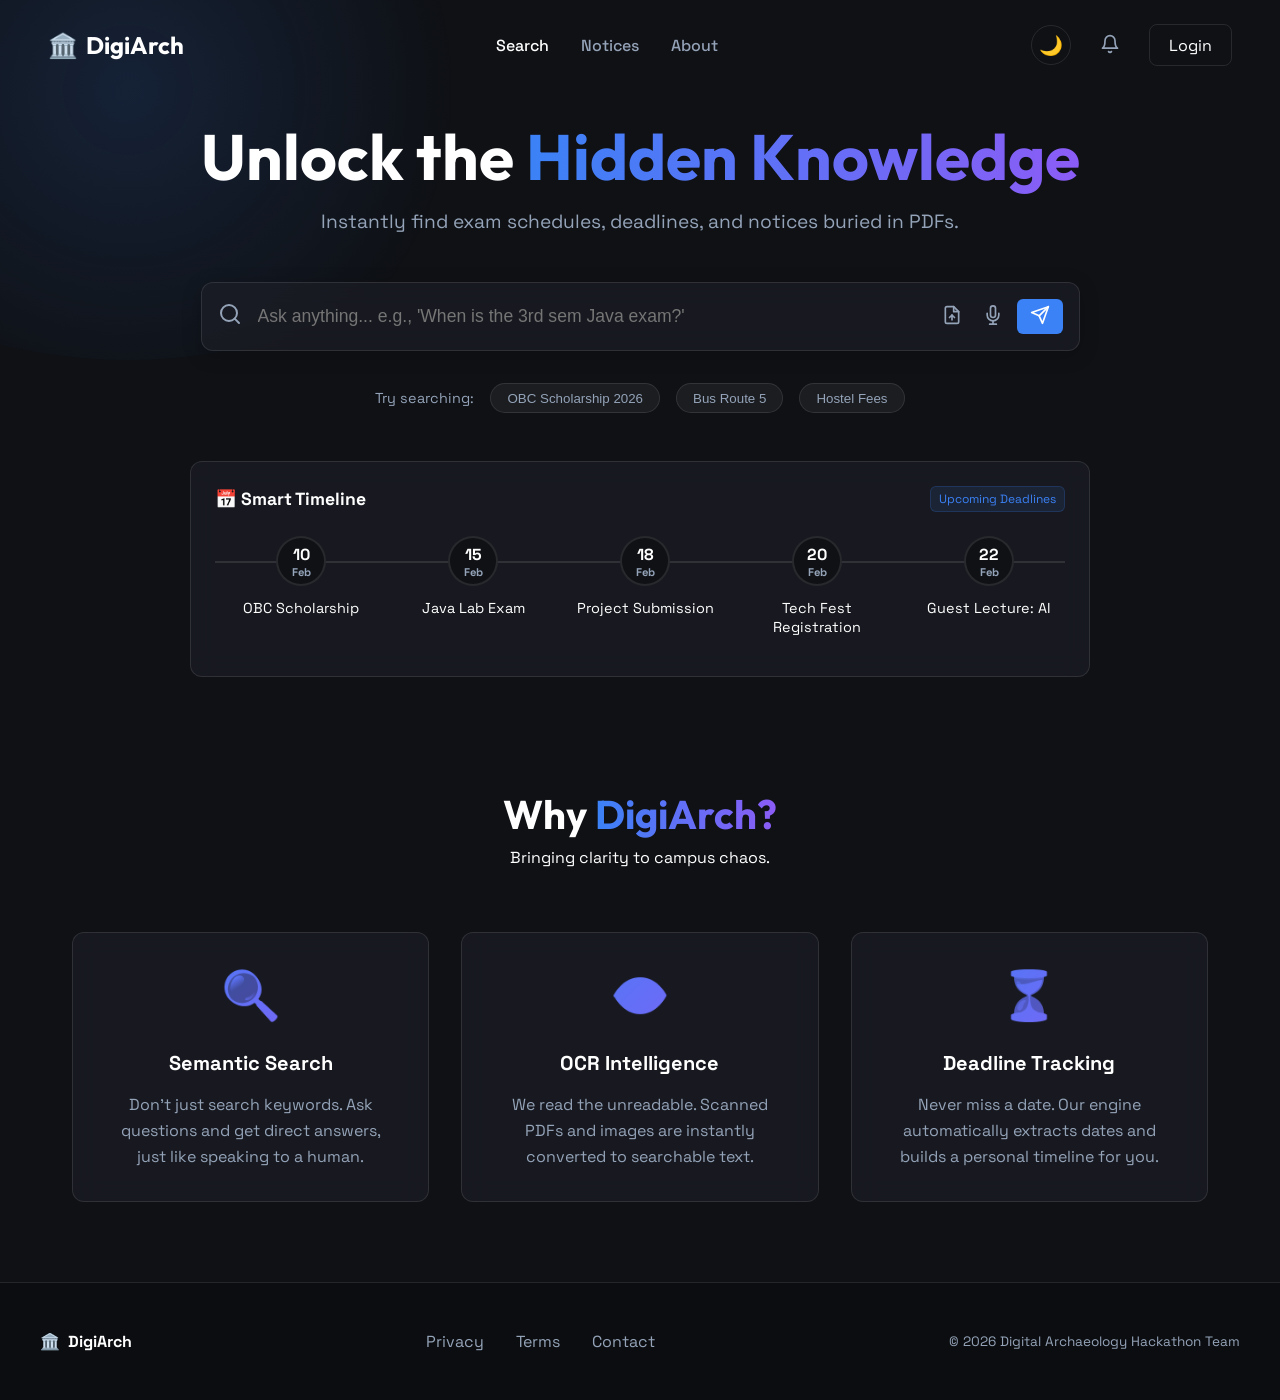
<file: index.html>
<!DOCTYPE html>
<html lang="en">

<head>
    <meta charset="UTF-8">
    <meta name="viewport" content="width=device-width, initial-scale=1.0">
    <title>Digital Archaeology | University Notice Search</title>
    <link rel="preconnect" href="https://fonts.googleapis.com">
    <link rel="preconnect" href="https://fonts.gstatic.com" crossorigin>
    <link
        href="https://fonts.googleapis.com/css2?family=Outfit:wght@300;400;500;600;700&family=Space+Grotesk:wght@300;400;500;600;700&display=swap"
        rel="stylesheet">
    <link rel="stylesheet" href="styles.css">
</head>

<body>
    <div class="background-glow"></div>
    <div class="grid-overlay"></div>

    <!-- Navigation -->
    <nav class="navbar">
        <div class="logo">
            <span class="icon">🏛️</span>
            <span class="text">DigiArch</span>
        </div>
        <div class="nav-links">
            <a href="#" class="nav-item active" data-target="view-home">Search</a>
            <a href="#" class="nav-item" data-target="view-notices">Notices</a>
            <a href="#" class="nav-item" data-target="view-about">About</a>
        </div>
        <div class="nav-actions">
            <!-- Theme Toggle -->
            <button type="button" class="icon-btn" id="theme-toggle" aria-label="Toggle Theme">
                <span class="icon-sun hidden">☀️</span>
                <span class="icon-moon">🌙</span>
            </button>

            <!-- Notification Bell -->
            <div class="notification-wrapper" id="notification-bell">
                <button type="button" class="btn-icon">
                    <svg xmlns="http://www.w3.org/2000/svg" width="20" height="20" viewBox="0 0 24 24" fill="none"
                        stroke="currentColor" stroke-width="2" stroke-linecap="round" stroke-linejoin="round">
                        <path d="M18 8A6 6 0 0 0 6 8c0 7-3 9-3 9h18s-3-2-3-9"></path>
                        <path d="M13.73 21a2 2 0 0 1-3.46 0"></path>
                    </svg>
                    <span class="badge">3</span>
                </button>
                <div class="notification-dropdown hidden">
                    <div class="notif-header">
                        <span>Notifications</span>
                        <button type="button" class="clear-btn">Clear all</button>
                    </div>
                    <ul class="notif-list">
                        <!-- JS Injected -->
                    </ul>
                </div>
            </div>
            <a href="login.html" class="btn btn-secondary"
                style="text-decoration: none; display: inline-block;">Login</a>
        </div>
    </nav>

    <main id="main-container">
        <!-- Home View -->
        <div id="view-home" class="view-section active-view">
            <!-- Hero Section -->
            <section class="hero" id="hero-section">
                <div class="hero-content">
                    <h1 class="hero-title">Unlock the <span class="gradient-text">Hidden Knowledge</span></h1>
                    <p class="hero-subtitle">Instantly find exam schedules, deadlines, and notices buried in PDFs.</p>

                    <div class="search-wrapper">
                        <div class="search-bar" id="main-search-bar">
                            <div class="search-icon">
                                <svg xmlns="http://www.w3.org/2000/svg" width="24" height="24" viewBox="0 0 24 24"
                                    fill="none" stroke="currentColor" stroke-width="2" stroke-linecap="round"
                                    stroke-linejoin="round">
                                    <circle cx="11" cy="11" r="8"></circle>
                                    <line x1="21" y1="21" x2="16.65" y2="16.65"></line>
                                </svg>
                            </div>
                            <input type="text" placeholder="Ask anything... e.g., 'When is the 3rd sem Java exam?'"
                                id="search-input">
                            <div class="search-actions">
                                <input type="file" id="file-upload" class="hidden" accept=".pdf,.png,.jpg,.jpeg">
                                <button type="button" class="action-btn" id="upload-btn" title="Upload File">
                                    <svg xmlns="http://www.w3.org/2000/svg" width="20" height="20" viewBox="0 0 24 24"
                                        fill="none" stroke="currentColor" stroke-width="2" stroke-linecap="round"
                                        stroke-linejoin="round">
                                        <path d="M14 2H6a2 2 0 0 0-2 2v16a2 2 0 0 0 2 2h12a2 2 0 0 0 2-2V8z"></path>
                                        <polyline points="14 2 14 8 20 8"></polyline>
                                        <line x1="12" y1="18" x2="12" y2="12"></line>
                                        <polyline points="9 15 12 12 15 15"></polyline>
                                    </svg>
                                </button>
                                <button type="button" class="action-btn" id="mic-btn" title="Voice Search"
                                    aria-label="Start Voice Search">
                                    <svg xmlns="http://www.w3.org/2000/svg" width="20" height="20" viewBox="0 0 24 24"
                                        fill="none" stroke="currentColor" stroke-width="2" stroke-linecap="round"
                                        stroke-linejoin="round">
                                        <path d="M12 1a3 3 0 0 0-3 3v8a3 3 0 0 0 6 0V4a3 3 0 0 0-3-3z"></path>
                                        <path d="M19 10v2a7 7 0 0 1-14 0v-2"></path>
                                        <line x1="12" y1="19" x2="12" y2="23"></line>
                                        <line x1="8" y1="23" x2="16" y2="23"></line>
                                    </svg>
                                </button>
                                <button type="button" class="submit-btn" id="search-submit">
                                    <svg xmlns="http://www.w3.org/2000/svg" width="20" height="20" viewBox="0 0 24 24"
                                        fill="none" stroke="currentColor" stroke-width="2" stroke-linecap="round"
                                        stroke-linejoin="round">
                                        <line x1="22" y1="2" x2="11" y2="13"></line>
                                        <polygon points="22 2 15 22 11 13 2 9 22 2"></polygon>
                                    </svg>
                                </button>
                            </div>
                        </div>
                    </div>

                    <div class="suggestions">
                        <span class="suggestion-label">Try searching:</span>
                        <button type="button" class="chip">OBC Scholarship 2026</button>
                        <button type="button" class="chip">Bus Route 5</button>
                        <button type="button" class="chip">Hostel Fees</button>
                    </div>
                </div>

                <!-- Smart Timeline (Visible on Landing) -->
                <div class="timeline-container glass-card">
                    <div class="timeline-header">
                        <h3>📅 Smart Timeline</h3>
                        <span class="badge-sm">Upcoming Deadlines</span>
                    </div>
                    <div class="timeline-scroll">
                        <!-- Events Injected by JS -->
                        <div class="timeline-track"></div>
                    </div>
                </div>
            </section>

            <!-- Results Section (Hidden initially) -->
            <section class="results-view hidden" id="results-section">
                <div class="left-panel">
                    <div class="ai-answer-container">
                        <div class="section-header">
                            <span class="icon">✨</span>
                            <h2>Answer</h2>
                            <select id="lang-select" class="lang-dropdown" aria-label="Select Language for Voice">
                                <option value="en-US">English</option>
                                <option value="hi-IN">Hindi (हिंदी)</option>
                                <!-- <option value="or-IN">Odia (ଓଡ଼ିଆ)</option> -->
                            </select>
                        </div>
                        <div class="ai-content-box glass-card">
                            <div class="streaming-text" id="ai-response-text">
                                <!-- JS will inject text here -->
                            </div>
                            <div class="ai-footer">
                                <div class="actions">
                                    <button class="sm-btn" id="audio-btn"><svg xmlns="http://www.w3.org/2000/svg"
                                            width="14" height="14" viewBox="0 0 24 24" fill="none" stroke="currentColor"
                                            stroke-width="2" stroke-linecap="round" stroke-linejoin="round">
                                            <polygon points="11 5 6 9 2 9 2 15 6 15 11 19 11 5"></polygon>
                                            <path d="M19.07 4.93a10 10 0 0 1 0 14.14M15.54 8.46a5 5 0 0 1 0 7.07">
                                            </path>
                                        </svg> Listen</button>
                                    <button class="sm-btn"><svg xmlns="http://www.w3.org/2000/svg" width="14"
                                            height="14" viewBox="0 0 24 24" fill="none" stroke="currentColor"
                                            stroke-width="2" stroke-linecap="round" stroke-linejoin="round">
                                            <path
                                                d="M14 9V5a3 3 0 0 0-3-3l-4 9v11h11.28a2 2 0 0 0 2-1.7l1.38-9a2 2 0 0 0-2-2.3zM7 22H4a2 2 0 0 1-2-2v-7a2 2 0 0 1 2-2h3">
                                            </path>
                                        </svg> Helpful</button>
                                    <button class="sm-btn"><svg xmlns="http://www.w3.org/2000/svg" width="14"
                                            height="14" viewBox="0 0 24 24" fill="none" stroke="currentColor"
                                            stroke-width="2" stroke-linecap="round" stroke-linejoin="round">
                                            <rect x="9" y="9" width="13" height="13" rx="2" ry="2"></rect>
                                            <path d="M5 15H4a2 2 0 0 1-2-2V4a2 2 0 0 1 2-2h9a2 2 0 0 1 2 2v1"></path>
                                        </svg> Copy</button>
                                </div>
                            </div>
                        </div>
                    </div>

                    <div class="sources-container">
                        <div class="section-header">
                            <span class="icon">📚</span>
                            <h2>Sources</h2>
                        </div>
                        <div class="sources-grid" id="sources-grid">
                            <!-- JS will inject source cards -->
                        </div>
                    </div>
                </div>

                <div class="right-panel">
                    <div class="section-header">
                        <span class="icon">🔗</span>
                        <h2>Related Questions</h2>
                    </div>
                    <div class="related-list glass-card" id="related-questions">
                        <!-- JS will inject related qs -->
                    </div>
                </div>
            </section>

            <!-- About/Features Section -->
            <section class="features-section" id="features">
                <div class="section-title">
                    <h2>Why <span class="gradient-text">DigiArch?</span></h2>
                    <p>Bringing clarity to campus chaos.</p>
                </div>
                <div class="features-grid">
                    <div class="feature-card glass-card">
                        <div class="f-icon">🔍</div>
                        <h3>Semantic Search</h3>
                        <p>Don't just search keywords. Ask questions and get direct answers, just like speaking to a
                            human.
                        </p>
                    </div>
                    <div class="feature-card glass-card">
                        <div class="f-icon">👁️</div>
                        <h3>OCR Intelligence</h3>
                        <p>We read the unreadable. Scanned PDFs and images are instantly converted to searchable text.
                        </p>
                    </div>
                    <div class="feature-card glass-card">
                        <div class="f-icon">⏳</div>
                        <h3>Deadline Tracking</h3>
                        <p>Never miss a date. Our engine automatically extracts dates and builds a personal timeline for
                            you.</p>
                    </div>
                </div>
            </section>
        </div>

        <!-- Notices View -->
        <div id="view-notices" class="view-section hidden">
            <div class="view-header">
                <h1>Campus <span class="gradient-text">Notices</span></h1>
                <p>Browse all recent circulars by category.</p>
            </div>

            <div class="filter-bar glass-card">
                <button class="filter-btn active" data-filter="all">All</button>
                <button class="filter-btn" data-filter="exam">Exams</button>
                <button class="filter-btn" data-filter="scholarship">Scholarships</button>
                <button class="filter-btn" data-filter="admin">Administration</button>
                <button class="filter-btn" data-filter="events">Events</button>
            </div>

            <div class="notices-grid" id="notices-grid">
                <!-- Injected via JS -->
            </div>
        </div>

        <!-- About View (Project Story) -->
        <div id="view-about" class="view-section hidden">
            <div class="view-header">
                <h1>The <span class="gradient-text">Project Story</span></h1>
                <p>From fragmented notices to a Smart Knowledge Graph.</p>
            </div>

            <div class="about-container">

                <!-- 1. The Journey (Timeline) -->
                <div class="timeline">
                    <div class="event left reveal-on-scroll">
                        <div class="content glass-card">
                            <h3>⚠️ The Problem</h3>
                            <p>Information Black Holes: Students miss critical deadlines because notices are trapped in
                                scanned PDFs and image files.</p>
                        </div>
                    </div>
                    <div class="event right reveal-on-scroll">
                        <div class="content glass-card">
                            <h3>💡 The Vision</h3>
                            <p>Digital Archaeology: A system that "excavates" this buried data, treating every notice as
                                a historical artifact to be indexed.</p>
                        </div>
                    </div>
                    <div class="event left reveal-on-scroll">
                        <div class="content glass-card">
                            <h3>🛠️ The Tech</h3>
                            <p>We combine <strong>OCR</strong> to read images, <strong>LLMs</strong> to understand
                                context, and <strong>Vector Search</strong> for instant answers.</p>
                        </div>
                    </div>
                    <div class="event right reveal-on-scroll">
                        <div class="content glass-card">
                            <h3>🚀 The Model</h3>
                            <p>A fully functional engine proving that university data can be as accessible as a Google
                                search. <strong>Live now.</strong></p>
                        </div>
                    </div>
                </div>

                <!-- 2. What We Deliver -->
                <section class="deliverables-section reveal-on-scroll">
                    <h2>📦 What We Deliver</h2>
                    <p class="section-subtitle">A complete ecosystem for student success.</p>
                    <div class="deliverables-grid">
                        <div class="deliverable-card glass-card" id="card-semantic-search">
                            <div class="d-icon">🔍</div>
                            <h3>Semantic Search</h3>
                            <p>Ask "When is the Java exam?" instead of searching filenames.</p>
                        </div>
                        <div class="deliverable-card glass-card">
                            <div class="d-icon">📅</div>
                            <h3>Smart Timeline</h3>
                            <p>Auto-generated personal calendar from notice dates.</p>
                        </div>
                        <div class="deliverable-card glass-card">
                            <div class="d-icon">🔊</div>
                            <h3>Audio Alerts</h3>
                            <p>Listen to circulars on the go with Text-to-Speech.</p>
                        </div>
                        <div class="deliverable-card glass-card">
                            <div class="d-icon">🔔</div>
                            <h3>Live Notifications</h3>
                            <p>Real-time updates categorized by relevance.</p>
                        </div>
                    </div>
                </section>

                <!-- 3. Future Roadmap -->
                <section class="roadmap-section reveal-on-scroll">
                    <h2>🚀 Future Horizons</h2>
                    <div class="roadmap-container">
                        <div class="roadmap-step">
                            <div class="r-circle"></div>
                            <h4>Mobile App</h4>
                            <p>Native iOS/Android experience.</p>
                        </div>
                        <div class="roadmap-step">
                            <div class="r-circle"></div>
                            <h4>Multi-Campus</h4>
                            <p>Scaling to 50+ universities.</p>
                        </div>
                        <div class="roadmap-step">
                            <div class="r-circle"></div>
                            <h4>AI Tutors</h4>
                            <p>Personalized study plans.</p>
                        </div>
                    </div>
                </section>

                <div class="team-footer">
                    <p>Built with ❤️ for <strong>Digital Archaeology</strong> | Hackathon 2026</p>
                </div>
            </div>
        </div>

        <!-- Profile Setup View -->
        <div id="view-profile-setup" class="view-section hidden">
            <div class="view-header">
                <h1>Setup <span class="gradient-text">Profile</span></h1>
                <p>Tell us about yourself to personalize your experience.</p>
            </div>
            <div class="profile-form-container glass-card">
                <form id="profile-setup-form">
                    <div class="form-group-grid">
                        <div class="form-group">
                            <label>Full Name</label>
                            <input type="text" id="p-name" placeholder="E.g. Om Maheswari" required>
                        </div>
                        <div class="form-group">
                            <label>Student ID</label>
                            <input type="text" id="p-id" placeholder="E.g. CS2026001">
                        </div>
                    </div>

                    <div class="form-group-grid">
                        <div class="form-group">
                            <label>Course</label>
                            <select id="p-course">
                                <option value="B.Tech">B.Tech</option>
                                <option value="MCA">MCA</option>
                                <option value="MBA">MBA</option>
                                <option value="B.Sc">B.Sc</option>
                            </select>
                        </div>
                        <div class="form-group">
                            <label>Semester</label>
                            <select id="p-sem">
                                <option value="1">1st Sem</option>
                                <option value="2">2nd Sem</option>
                                <option value="3">3rd Sem</option>
                                <option value="4">4th Sem</option>
                                <option value="5">5th Sem</option>
                                <option value="6">6th Sem</option>
                                <option value="7">7th Sem</option>
                                <option value="8">8th Sem</option>
                            </select>
                        </div>
                    </div>

                    <div class="form-group">
                        <label>Interests (Select all that apply)</label>
                        <div class="interest-chips">
                            <div class="chip i-chip" data-val="exams">Exams</div>
                            <div class="chip i-chip" data-val="scholarship">Scholarships</div>
                            <div class="chip i-chip" data-val="sports">Sports</div>
                            <div class="chip i-chip" data-val="events">Tech Events</div>
                            <div class="chip i-chip" data-val="internship">Internships</div>
                        </div>
                    </div>

                    <button type="submit" class="submit-btn full-width">Save & Continue</button>
                </form>
            </div>
        </div>

        <!-- User Profile Dashboard -->
        <div id="view-profile" class="view-section hidden">
            <div class="view-header">
                <h1>Student <span class="gradient-text">Dashboard</span></h1>
                <p>Your academic overview.</p>
            </div>

            <div class="profile-dashboard">
                <div class="student-card glass-card">
                    <div class="student-avatar" id="d-avatar">O</div>
                    <div class="student-info">
                        <h2 id="d-name">Student Name</h2>
                        <p id="d-details">Course • Semester</p>
                        <span class="badge-sm" id="d-id">ID: 12345</span>
                    </div>
                    <button class="edit-btn" id="edit-profile-btn">Edit</button>
                    <button class="edit-btn" id="logout-btn"
                        style="background: rgba(239, 68, 68, 0.2); color: #ef4444; border: 1px solid rgba(239, 68, 68, 0.3); margin-top: 1rem;">Sign
                        Out</button>
                </div>

                <div class="stats-grid">
                    <div class="stat-card glass-card">
                        <h3 id="stat-read">0</h3>
                        <p>Notices Read</p>
                    </div>
                    <div class="stat-card glass-card">
                        <h3 id="stat-deadlines">0</h3>
                        <p>Deadlines</p>
                    </div>
                    <div class="stat-card glass-card">
                        <h3 id="stat-saved">0</h3>
                        <p>Saved</p>
                    </div>
                </div>

                <div class="preferences-section glass-card">
                    <h3>Your Interests</h3>
                    <div class="tech-tags" id="d-interests">
                        <!-- Populated by JS -->
                    </div>
                </div>
            </div>
        </div>
        </div>

        <footer class="main-footer">
            <div class="footer-content">
                <div class="footer-brand">
                    <span class="icon">🏛️</span>
                    <span>DigiArch</span>
                </div>
                <div class="footer-links">
                    <a href="#">Privacy</a>
                    <a href="#">Terms</a>
                    <a href="#">Contact</a>
                </div>
                <div class="copyright">© 2026 Digital Archaeology Hackathon Team</div>
            </div>
        </footer>
    </main>

    <script src="script.js"></script>
</body>

</html>
</file>
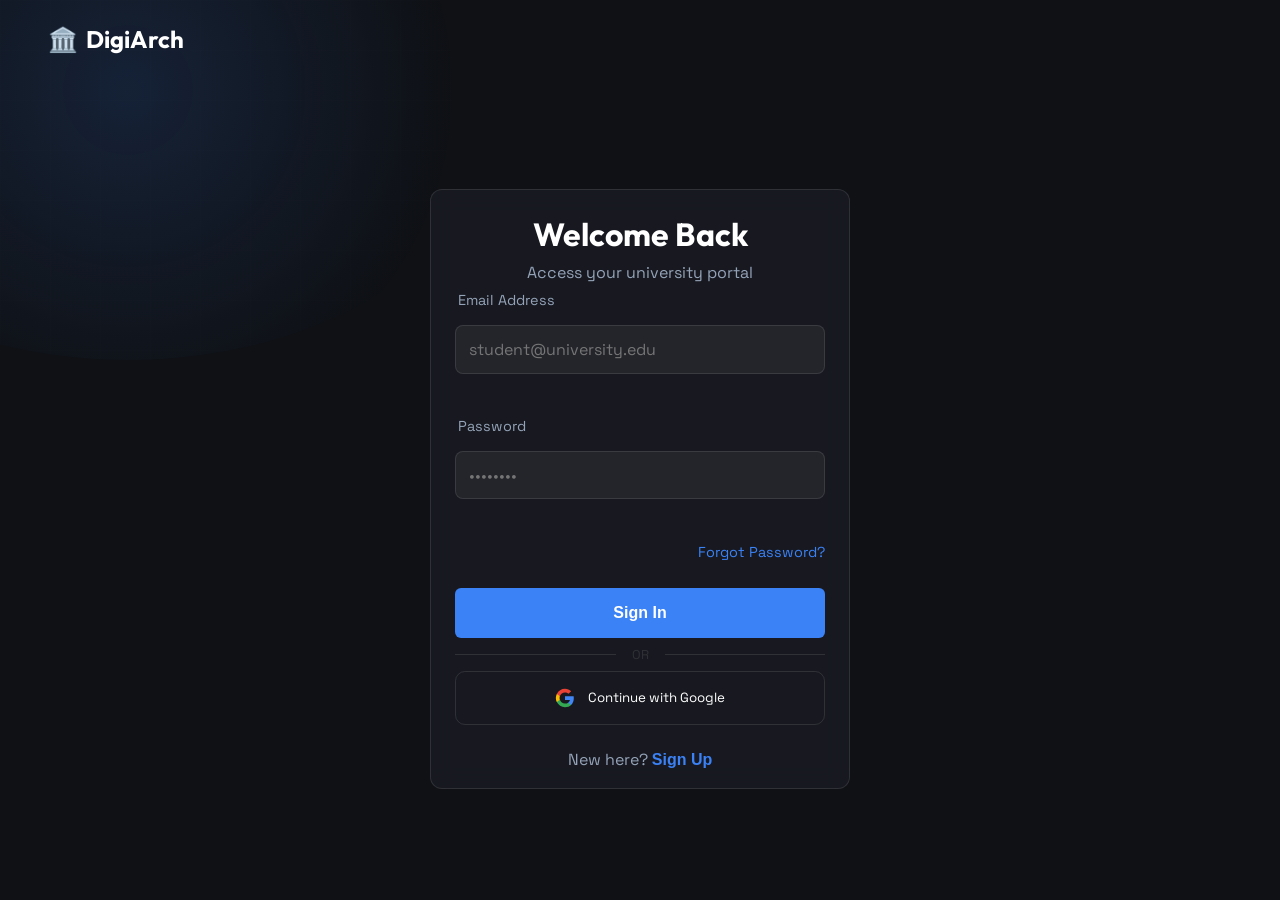
<file: login.html>
<!DOCTYPE html>
<html lang="en">

<head>
    <meta charset="UTF-8">
    <meta name="viewport" content="width=device-width, initial-scale=1.0">
    <title>Login | Digital Archaeology</title>
    <link rel="preconnect" href="https://fonts.googleapis.com">
    <link rel="preconnect" href="https://fonts.gstatic.com" crossorigin>
    <link
        href="https://fonts.googleapis.com/css2?family=Outfit:wght@300;400;500;600;700&family=Space+Grotesk:wght@300;400;500;600;700&display=swap"
        rel="stylesheet">
    <link rel="stylesheet" href="styles.css">
</head>

<body>

    <body>
        <div class="background-glow"></div>
        <div class="grid-overlay"></div>

        <nav class="navbar">
            <a href="index.html" class="logo" style="text-decoration: none; color: inherit;">
                <span class="icon">🏛️</span>
                <span class="text">DigiArch</span>
            </a>
        </nav>

        <main class="auth-container">
            <!-- Flip Container -->
            <div class="flip-container">
                <div class="flipper" id="auth-flipper">

                    <!-- FRONT: Login -->
                    <div class="auth-face front glass-card">
                        <div class="auth-header">
                            <h2>Welcome Back</h2>
                            <p>Access your university portal</p>
                        </div>

                        <form id="login-form" class="auth-form">
                            <div class="form-group">
                                <label for="login-email">Email Address</label>
                                <input type="email" id="login-email" placeholder="student@university.edu" required>
                            </div>
                            <div class="form-group">
                                <label for="login-password">Password</label>
                                <input type="password" id="login-password" placeholder="••••••••" required>
                            </div>
                            <div class="form-actions">
                                <a href="#" class="forgot-pass">Forgot Password?</a>
                            </div>
                            <button type="submit" class="submit-btn full-width">Sign In</button>
                        </form>

                        <div class="divider"><span>OR</span></div>

                        <button class="social-btn">
                            <svg xmlns="http://www.w3.org/2000/svg" width="20" height="20" viewBox="0 0 24 24"
                                fill="currentColor">
                                <path
                                    d="M22.56 12.25c0-.78-.07-1.53-.2-2.25H12v4.26h5.92c-.26 1.37-1.04 2.53-2.21 3.31v2.77h3.57c2.08-1.92 3.28-4.74 3.28-8.09z"
                                    fill="#4285F4" />
                                <path
                                    d="M12 23c2.97 0 5.46-.98 7.28-2.66l-3.57-2.77c-.98.66-2.23 1.06-3.71 1.06-2.86 0-5.29-1.93-6.16-4.53H2.18v2.84C3.99 20.53 7.7 23 12 23z"
                                    fill="#34A853" />
                                <path
                                    d="M5.84 14.09c-.22-.66-.35-1.36-.35-2.09s.13-1.43.35-2.09V7.07H2.18C1.43 8.55 1 10.2 1 12s.43 3.45 1.18 4.93l2.85-2.22.81-.62z"
                                    fill="#FBBC05" />
                                <path
                                    d="M12 5.38c1.62 0 3.06.56 4.21 1.64l3.15-3.15C17.45 2.09 14.97 1 12 1 7.7 1 3.99 3.47 2.18 7.07l3.66 2.84c.87-2.6 3.3-4.53 6.16-4.53z"
                                    fill="#EA4335" />
                            </svg>
                            Continue with Google
                        </button>

                        <div class="switch-auth">
                            <p>New here? <button class="link-btn" id="flip-to-signup">Sign Up</button></p>
                        </div>
                    </div>

                    <!-- BACK: Sign Up -->
                    <div class="auth-face back glass-card">
                        <div class="auth-header">
                            <h2>Join DigiArch</h2>
                            <p>Never miss a campus update</p>
                        </div>

                        <form id="register-form" class="auth-form">
                            <div class="form-group">
                                <label for="reg-name">Full Name</label>
                                <input type="text" id="reg-name" placeholder="John Doe" required>
                            </div>
                            <div class="form-group">
                                <label for="reg-email">Student Email</label>
                                <input type="email" id="reg-email" placeholder="student@university.edu" required>
                            </div>
                            <div class="form-group">
                                <label for="reg-password">Password</label>
                                <input type="password" id="reg-password" placeholder="Create a password" required>
                            </div>
                            <div class="form-group">
                                <label for="reg-role">Role</label>
                                <select id="reg-role" required
                                    style="width: 100%; padding: 0.8rem; background: rgba(255, 255, 255, 0.05); border: 1px solid var(--border); border-radius: 8px; color: var(--text-main); font-size: 1rem; outline: none;">
                                    <option value="user">Student / Researcher</option>
                                    <option value="admin">Administrator / Librarian</option>
                                </select>
                            </div>
                            <button type="submit" class="submit-btn full-width">Create Account</button>
                        </form>

                        <div class="switch-auth">
                            <p>Already have an account? <button class="link-btn" id="flip-to-login">Log In</button></p>
                        </div>
                    </div>

                </div>
            </div>
        </main>

        <script>
            const flipper = document.getElementById('auth-flipper');
            const toSignup = document.getElementById('flip-to-signup');
            const toLogin = document.getElementById('flip-to-login');

            if (toSignup) {
                toSignup.addEventListener('click', () => {
                    flipper.classList.add('flip');
                });
            }

            if (toLogin) {
                toLogin.addEventListener('click', () => {
                    flipper.classList.remove('flip');
                });
            }

            // SPECIFIC FORM HANDLERS

            // 1. LOGIN HANDLER
            const loginForm = document.getElementById('login-form');
            if (loginForm) {
                loginForm.addEventListener('submit', async (e) => {
                    e.preventDefault();
                    const btn = loginForm.querySelector('button[type="submit"]');
                    const email = document.getElementById('login-email').value;
                    const password = document.getElementById('login-password').value;

                    btn.innerText = "Authenticating...";

                    try {
                        const response = await fetch('http://127.0.0.1:5000/users/token', {
                            method: 'POST',
                            headers: { 'Content-Type': 'application/json' },
                            body: JSON.stringify({ email, password, name: "", course: "", year: 0, interests: "" })
                        });

                        if (!response.ok) throw new Error("Invalid credentials");

                        const data = await response.json();
                        localStorage.setItem('auth_token', data.access_token);
                        localStorage.setItem('user_email', email);
                        localStorage.setItem('user_role', data.role); // Save role for UI logic

                        btn.innerText = "Success!";
                        setTimeout(() => {
                            window.location.href = 'index.html?auth=true';
                        }, 800);

                    } catch (error) {
                        btn.innerText = "Login Failed";
                        alert(error.message);
                        setTimeout(() => btn.innerText = "Sign In", 2000);
                    }
                });
            }

            // 2. SIGNUP HANDLER
            const registerForm = document.getElementById('register-form');
            if (registerForm) {
                registerForm.addEventListener('submit', async (e) => {
                    e.preventDefault();
                    const btn = registerForm.querySelector('button[type="submit"]');
                    const name = document.getElementById('reg-name').value;
                    const email = document.getElementById('reg-email').value;
                    const password = document.getElementById('reg-password').value;
                    const role = document.getElementById('reg-role').value;

                    btn.innerText = "Creating Account...";

                    try {
                        const response = await fetch('http://127.0.0.1:5000/users/register', {
                            method: 'POST',
                            headers: { 'Content-Type': 'application/json' },
                            body: JSON.stringify({ name, email, password, role, course: "TBD", year: 1, interests: "General" })
                        });

                        if (!response.ok) throw new Error("Email already registered");

                        btn.innerText = "Account Created!";
                        setTimeout(() => {
                            btn.innerText = "Create Account";
                            registerForm.reset();
                            if (flipper) flipper.classList.remove('flip');
                            alert("Account created successfully! Please log in.");
                        }, 1000);

                    } catch (error) {
                        btn.innerText = "Signup Failed";
                        alert(error.message);
                        setTimeout(() => btn.innerText = "Create Account", 2000);
                    }
                });
            }
        </script>
    </body>

</html>
</file>
<file: styles.css>
:root {
    --bg-dark: #0f1115;
    --bg-card: rgba(30, 32, 40, 0.6);
    --primary: #3b82f6;
    --accent: #8b5cf6;
    --text-main: #ffffff;
    --text-muted: #94a3b8;
    --border: rgba(255, 255, 255, 0.1);
    --glass: blur(12px);
    --glow: 0 0 20px rgba(59, 130, 246, 0.5);

    --font-heading: 'Outfit', sans-serif;
    --font-body: 'Space Grotesk', sans-serif;
}

[data-theme="light"] {
    --bg-dark: #f8fafc;
    --bg-card: rgba(255, 255, 255, 0.7);
    --text-main: #1e293b;
    --text-muted: #64748b;
    --border: rgba(0, 0, 0, 0.1);
    --primary: #2563eb;
    --accent: #7c3aed;
    --glass: blur(12px) saturate(180%);
    --glow: 0 0 15px rgba(37, 99, 235, 0.2);
}

.icon-btn {
    background: transparent;
    border: 1px solid var(--border);
    color: var(--text-main);
    width: 40px;
    height: 40px;
    border-radius: 50%;
    display: flex;
    align-items: center;
    justify-content: center;
    cursor: pointer;
    font-size: 1.2rem;
    transition: all 0.3s ease;
}

.icon-btn:hover {
    background: rgba(255, 255, 255, 0.1);
    transform: rotate(15deg);
}

[data-theme="light"] .icon-btn:hover {
    background: rgba(0, 0, 0, 0.05);
}

.hidden {
    display: none !important;
}

* {
    margin: 0;
    padding: 0;
    box-sizing: border-box;
}

body {
    background-color: var(--bg-dark);
    color: var(--text-main);
    font-family: var(--font-body);
    min-height: 100vh;
    overflow-x: hidden;
    display: flex;
    flex-direction: column;
}

/* Background Effects */
.background-glow {
    position: fixed;
    top: -20%;
    left: -20%;
    width: 60%;
    height: 60%;
    background: radial-gradient(circle, rgba(59, 130, 246, 0.15) 0%, rgba(0, 0, 0, 0) 70%);
    border-radius: 50%;
    z-index: -1;
    animation: pulse 10s infinite alternate;
}

.grid-overlay {
    position: fixed;
    top: 0;
    left: 0;
    width: 100%;
    height: 100%;
    background-image: linear-gradient(var(--border) 1px, transparent 1px),
        linear-gradient(90deg, var(--border) 1px, transparent 1px);
    background-size: 50px 50px;
    opacity: 0.05;
    z-index: -1;
}

/* Navbar */
.navbar {
    display: flex;
    justify-content: space-between;
    align-items: center;
    padding: 1.5rem 3rem;
    z-index: 100;
}

.logo {
    display: flex;
    align-items: center;
    gap: 0.5rem;
    font-family: var(--font-heading);
    font-weight: 700;
    font-size: 1.5rem;
}

.nav-links {
    display: flex;
    gap: 2rem;
}

.nav-links a {
    text-decoration: none;
    color: var(--text-muted);
    font-weight: 500;
    transition: color 0.3s;
}

.nav-links a:hover,
.nav-links a.active {
    color: var(--text-main);
}

.btn {
    padding: 0.6rem 1.2rem;
    border-radius: 8px;
    border: 1px solid var(--border);
    background: transparent;
    color: var(--text-main);
    cursor: pointer;
    transition: all 0.3s;
}

.btn:hover {
    background: rgba(255, 255, 255, 0.1);
}

/* Hero Section */
.hero {
    flex: 1;
    display: flex;
    flex-direction: column;
    justify-content: center;
    align-items: center;
    text-align: center;
    padding: 2rem;
    transition: all 0.5s ease-in-out;
}



.hero-title {
    font-family: var(--font-heading);
    font-size: 4rem;
    margin-bottom: 1rem;
    line-height: 1.1;
    animation: floating 3s ease-in-out infinite;
}

.gradient-text {
    background: linear-gradient(90deg,
            var(--primary),
            var(--accent),
            #facc15,
            var(--primary));
    background-size: 300% auto;
    -webkit-background-clip: text;
    -webkit-text-fill-color: transparent;
    animation: gradientShift 6s linear infinite;
}

@keyframes floating {

    0%,
    100% {
        transform: translateY(0);
    }

    50% {
        transform: translateY(-10px);
    }
}

@keyframes gradientShift {
    0% {
        background-position: 0% 50%;
    }

    100% {
        background-position: 300% 50%;
    }
}

.hero-subtitle {
    color: var(--text-muted);
    font-size: 1.2rem;
    max-width: 800px;
    margin: 0 auto 3rem;
}

/* Search Bar */
.search-wrapper {
    width: 100%;
    max-width: 1000px;
    position: relative;
    z-index: 10;
}

.search-bar {
    background: var(--bg-card);
    border: 1px solid var(--border);
    backdrop-filter: var(--glass);
    border-radius: 12px;
    padding: 1rem;
    display: flex;
    align-items: center;
    gap: 1rem;
    box-shadow: 0 4px 20px rgba(0, 0, 0, 0.2);
    transition: all 0.3s;
}

.search-bar:focus-within {
    border-color: var(--primary);
    box-shadow: var(--glow);
    transform: scale(1.02);
}

.search-icon {
    color: var(--text-muted);
}

.search-bar input {
    flex: 1;
    background: transparent;
    border: none;
    color: var(--text-main);
    font-size: 1.1rem;
    outline: none;
}

.search-actions {
    display: flex;
    gap: 0.5rem;
}

.action-btn {
    background: transparent;
    border: none;
    color: var(--text-muted);
    cursor: pointer;
    padding: 0.4rem;
    border-radius: 6px;
}

.action-btn:hover {
    background: rgba(255, 255, 255, 0.1);
    color: var(--text-main);
}

.submit-btn {
    background: var(--primary);
    border: none;
    color: white;
    padding: 0.4rem 0.8rem;
    border-radius: 6px;
    cursor: pointer;
    transition: transform 0.2s;
}

.submit-btn:hover {
    transform: translateX(2px);
}

/* Suggestions */
.suggestions {
    margin-top: 2rem;
    display: flex;
    align-items: center;
    justify-content: center;
    gap: 1rem;
    flex-wrap: wrap;
}

.suggestion-label {
    color: var(--text-muted);
    font-size: 0.9rem;
}

.chip {
    background: rgba(255, 255, 255, 0.05);
    border: 1px solid var(--border);
    color: var(--text-muted);
    padding: 0.4rem 1rem;
    border-radius: 20px;
    cursor: pointer;
    transition: all 0.2s;
}

.chip:hover {
    background: rgba(255, 255, 255, 0.1);
    color: var(--text-main);
    border-color: var(--primary);
}

/* Results Section */
.results-view {
    display: flex;
    gap: 2rem;
    padding: 2rem 5%;
    max-width: 1400px;
    margin: 0 auto;
    width: 100%;
    opacity: 0;
    transform: translateY(20px);
    transition: opacity 0.5s ease, transform 0.5s ease;
}

.results-view.visible {
    opacity: 1;
    transform: translateY(0);
}

.hidden {
    display: none !important;
}

.left-panel {
    flex: 2;
    display: flex;
    flex-direction: column;
    gap: 2rem;
}

.right-panel {
    flex: 1;
}

.section-header {
    display: flex;
    align-items: center;
    gap: 0.8rem;
    margin-bottom: 1rem;
    color: var(--text-main);
}

.section-header h2 {
    font-family: var(--font-heading);
    font-size: 1.2rem;
}

.glass-card {
    background: var(--bg-card);
    border: 1px solid var(--border);
    backdrop-filter: var(--glass);
    border-radius: 12px;
    padding: 1.5rem;
}

.ai-content-box {
    min-height: 150px;
    position: relative;
    line-height: 1.6;
}

.streaming-text p {
    margin-bottom: 1rem;
}

.ai-footer {
    display: flex;
    justify-content: flex-end;
    margin-top: 1rem;
    padding-top: 1rem;
    border-top: 1px solid var(--border);
}

.sm-btn {
    background: transparent;
    border: none;
    color: var(--text-muted);
    cursor: pointer;
    font-size: 0.8rem;
    display: flex;
    align-items: center;
    gap: 0.4rem;
    padding: 0.3rem 0.6rem;
    border-radius: 4px;
}

.sm-btn:hover {
    background: rgba(255, 255, 255, 0.05);
    color: var(--text-main);
}

/* Source Cards */
.sources-grid {
    display: grid;
    grid-template-columns: repeat(auto-fit, minmax(180px, 1fr));
    gap: 1rem;
}

.source-card {
    background: rgba(255, 255, 255, 0.03);
    border: 1px solid var(--border);
    border-radius: 10px;
    padding: 1rem;
    cursor: pointer;
    transition: all 0.2s;
    display: flex;
    flex-direction: column;
    justify-content: space-between;
}

.source-card:hover {
    background: rgba(255, 255, 255, 0.08);
    transform: translateY(-2px);
    border-color: var(--primary);
}

.source-title {
    font-size: 0.9rem;
    font-weight: 600;
    margin-bottom: 0.5rem;
    display: -webkit-box;
    -webkit-line-clamp: 2;
    -webkit-box-orient: vertical;
    overflow: hidden;
}

.source-meta {
    font-size: 0.75rem;
    color: var(--text-muted);
    display: flex;
    align-items: center;
    gap: 0.5rem;
}

.pdf-icon {
    color: #ef4444;
}

/* Related List */
.related-list {
    display: flex;
    flex-direction: column;
    gap: 0.5rem;
}

.related-item {
    padding: 0.8rem;
    border-radius: 8px;
    cursor: pointer;
    display: flex;
    justify-content: space-between;
    align-items: center;
    transition: background 0.2s;
}

.related-item:hover {
    background: rgba(255, 255, 255, 0.05);
}

.related-item span {
    font-size: 0.95rem;
}

/* Animations */
@keyframes pulse {
    0% {
        opacity: 0.3;
        transform: scale(1);
    }

    100% {
        opacity: 0.6;
        transform: scale(1.1);
    }
}

/* Responsive */
/* Auth Pages */
.auth-container {
    flex: 1;
    display: flex;
    justify-content: center;
    align-items: center;
    padding: 2rem;
}

.auth-card {
    width: 100%;
    max-width: 450px;
    padding: 2.5rem;
    display: flex;
    flex-direction: column;
    gap: 1.5rem;
}

.auth-header {
    text-align: center;
    margin-bottom: 0.5rem;
}

.auth-header h2 {
    font-size: 2rem;
    font-family: var(--font-heading);
    margin-bottom: 0.5rem;
}

.auth-header p {
    color: var(--text-muted);
}

.auth-toggle-wrapper {
    display: flex;
    background: rgba(255, 255, 255, 0.05);
    padding: 0.3rem;
    border-radius: 12px;
    margin-bottom: 1rem;
}

.toggle-btn {
    flex: 1;
    padding: 0.8rem;
    border: none;
    background: transparent;
    color: var(--text-muted);
    font-family: var(--font-heading);
    font-weight: 600;
    cursor: pointer;
    border-radius: 10px;
    transition: all 0.3s;
}

.toggle-btn.active {
    background: rgba(255, 255, 255, 0.1);
    color: var(--text-main);
    box-shadow: 0 4px 12px rgba(0, 0, 0, 0.2);
}

.auth-form {
    display: flex;
    flex-direction: column;
    gap: 1.2rem;
}

.form-group {
    display: flex;
    flex-direction: column;
    gap: 0.5rem;
}

.form-group label {
    font-size: 0.9rem;
    color: var(--text-muted);
    margin-left: 0.2rem;
}

.form-group input {
    background: rgba(255, 255, 255, 0.03);
    border: 1px solid var(--border);
    padding: 1rem;
    border-radius: 10px;
    color: var(--text-main);
    font-family: var(--font-body);
    font-size: 1rem;
    transition: all 0.3s;
}

.form-group input:focus {
    outline: none;
    border-color: var(--primary);
    box-shadow: 0 0 15px rgba(59, 130, 246, 0.2);
    background: rgba(255, 255, 255, 0.05);
}

.form-actions {
    display: flex;
    justify-content: flex-end;
}

.forgot-pass {
    color: var(--primary);
    text-decoration: none;
    font-size: 0.9rem;
}

.forgot-pass:hover {
    text-decoration: underline;
}

.full-width {
    width: 100%;
    padding: 1rem;
    font-size: 1rem;
    font-weight: 600;
    margin-top: 0.5rem;
}

.divider {
    display: flex;
    align-items: center;
    color: var(--border);
    font-size: 0.8rem;
    margin: 0.5rem 0;
}

.divider::before,
.divider::after {
    content: "";
    flex: 1;
    height: 1px;
    background: var(--border);
}

.divider span {
    padding: 0 1rem;
}

.social-btn {
    width: 100%;
    padding: 1rem;
    border-radius: 10px;
    border: 1px solid var(--border);
    background: transparent;
    color: var(--text-main);
    cursor: pointer;
    display: flex;
    align-items: center;
    justify-content: center;
    gap: 0.8rem;
    font-family: var(--font-body);
    transition: all 0.3s;
}

.social-btn:hover {
    background: rgba(255, 255, 255, 0.05);
    border-color: var(--text-muted);
}

/* Wrapper for Nav Icons */
.nav-actions {
    display: flex;
    align-items: center;
    gap: 1.5rem;
}

/* Notifications */
.notification-wrapper {
    position: relative;
}

.btn-icon {
    background: transparent;
    border: none;
    color: var(--text-muted);
    cursor: pointer;
    position: relative;
    padding: 5px;
    transition: color 0.3s;
}

.btn-icon:hover {
    color: var(--text-main);
}

.badge {
    position: absolute;
    top: -2px;
    right: -2px;
    background: var(--accent);
    color: white;
    font-size: 0.6rem;
    padding: 2px 5px;
    border-radius: 10px;
    font-weight: bold;
}

.notification-dropdown {
    position: absolute;
    top: 100%;
    right: 0;
    width: 300px;
    background: #1a1d26;
    /* Solid backup */
    background: rgba(26, 29, 38, 0.95);
    border: 1px solid var(--border);
    backdrop-filter: blur(15px);
    border-radius: 12px;
    box-shadow: 0 10px 30px rgba(0, 0, 0, 0.5);
    z-index: 200;
    margin-top: 10px;
    overflow: hidden;
    transform-origin: top right;
    animation: scaleIn 0.2s ease-out;
}

.notif-header {
    padding: 1rem;
    border-bottom: 1px solid var(--border);
    display: flex;
    justify-content: space-between;
    align-items: center;
    font-weight: 600;
}

.clear-btn {
    background: transparent;
    border: none;
    color: var(--primary);
    font-size: 0.75rem;
    cursor: pointer;
}

.notif-list {
    list-style: none;
    max-height: 300px;
    overflow-y: auto;
}

.notif-item {
    padding: 1rem;
    border-bottom: 1px solid rgba(255, 255, 255, 0.05);
    cursor: pointer;
    transition: background 0.2s;
    display: flex;
    gap: 10px;
}

.notif-item:hover {
    background: rgba(255, 255, 255, 0.05);
}

.notif-icon {
    font-size: 1.2rem;
}

.notif-text {
    font-size: 0.85rem;
    color: var(--text-muted);
    line-height: 1.4;
}

.notif-text b {
    color: var(--text-main);
    display: block;
    margin-bottom: 2px;
}

/* Timeline */
.timeline-container {
    margin-top: 3rem;
    width: 100%;
    max-width: 900px;
    padding: 1.5rem;
    animation: slideUp 0.6s ease-out 0.2s both;
}

.timeline-header {
    display: flex;
    justify-content: space-between;
    align-items: center;
    margin-bottom: 1.5rem;
}

.timeline-header h3 {
    font-size: 1.1rem;
    display: flex;
    align-items: center;
    gap: 0.5rem;
}

.badge-sm {
    background: rgba(59, 130, 246, 0.1);
    color: var(--primary);
    font-size: 0.75rem;
    padding: 4px 8px;
    border-radius: 6px;
    border: 1px solid rgba(59, 130, 246, 0.2);
}

.timeline-scroll {
    overflow-x: auto;
    padding-bottom: 1rem;
    position: relative;
    /* Hide scrollbar for clean look */
    scrollbar-width: thin;
    scrollbar-color: var(--border) transparent;
}

.timeline-track {
    display: flex;
    gap: 2rem;
    position: relative;
    padding: 0 1rem;
    min-width: max-content;
}

.timeline-track::before {
    content: '';
    position: absolute;
    top: 25px;
    /* Aligns with the circle */
    left: 0;
    right: 0;
    height: 2px;
    background: rgba(255, 255, 255, 0.1);
    z-index: 0;
}

.t-event {
    position: relative;
    z-index: 1;
    display: flex;
    flex-direction: column;
    align-items: center;
    width: 140px;
    text-align: center;
    cursor: pointer;
    transition: transform 0.3s;
}

.t-event:hover {
    transform: translateY(-5px);
}

.t-date {
    background: var(--bg-dark);
    border: 2px solid var(--border);
    width: 50px;
    height: 50px;
    border-radius: 50%;
    display: flex;
    flex-direction: column;
    align-items: center;
    justify-content: center;
    font-size: 0.7rem;
    font-weight: bold;
    color: var(--text-muted);
    margin-bottom: 0.8rem;
    transition: all 0.3s;
}

.t-date span {
    font-size: 1rem;
    color: var(--text-main);
}

.t-event:hover .t-date {
    border-color: var(--primary);
    box-shadow: 0 0 15px rgba(59, 130, 246, 0.5);
    color: var(--primary);
}

.t-title {
    font-size: 0.9rem;
    color: var(--text-main);
    line-height: 1.3;
}

/* Features Section */
.features-section {
    padding: 5rem 2rem;
    max-width: 1200px;
    margin: 0 auto;
}

.section-title {
    text-align: center;
    margin-bottom: 4rem;
}

.section-title h2 {
    font-size: 2.5rem;
    font-family: var(--font-heading);
    margin-bottom: 0.5rem;
}

.features-grid {
    display: grid;
    grid-template-columns: repeat(auto-fit, minmax(300px, 1fr));
    gap: 2rem;
}

.feature-card {
    padding: 2rem;
    text-align: center;
    transition: transform 0.3s;
}

.feature-card:hover {
    transform: translateY(-10px);
}

.f-icon {
    font-size: 3rem;
    margin-bottom: 1.5rem;
    background: linear-gradient(135deg, var(--primary), var(--accent));
    -webkit-background-clip: text;
    background-clip: text;
    -webkit-text-fill-color: transparent;
}

.feature-card h3 {
    margin-bottom: 1rem;
    font-size: 1.25rem;
}

.feature-card p {
    color: var(--text-muted);
    line-height: 1.6;
}

/* Footer */
.main-footer {
    border-top: 1px solid var(--border);
    padding: 3rem 2rem;
    margin-top: auto;
    background: rgba(0, 0, 0, 0.2);
}

.footer-content {
    max-width: 1200px;
    margin: 0 auto;
    display: flex;
    justify-content: space-between;
    align-items: center;
    flex-wrap: wrap;
    gap: 2rem;
}

.footer-brand {
    display: flex;
    align-items: center;
    gap: 0.5rem;
    font-weight: 700;
}

.footer-links {
    display: flex;
    gap: 2rem;
}

.footer-links a {
    color: var(--text-muted);
    text-decoration: none;
    transition: color 0.2s;
}

.footer-links a:hover {
    color: var(--text-main);
}

.copyright {
    color: var(--text-muted);
    font-size: 0.85rem;
}

@keyframes slideUp {
    from {
        opacity: 0;
        transform: translateY(20px);
    }

    to {
        opacity: 1;
        transform: translateY(0);
    }
}

@keyframes scaleIn {
    from {
        opacity: 0;
        transform: scale(0.9);
    }

    to {
        opacity: 1;
        transform: scale(1);
    }
}

@media (max-width: 768px) {
    .features-grid {
        grid-template-columns: 1fr;
    }

    .footer-content {
        flex-direction: column;
        text-align: center;
    }
}

/* NAVIGATION & VIEWS */
.view-section {
    display: none;
    animation: fadeIn 0.4s ease;
}

.view-section.active-view {
    display: block;
}

@keyframes fadeIn {
    from {
        opacity: 0;
        transform: translateY(10px);
    }

    to {
        opacity: 1;
        transform: translateY(0);
    }
}

.view-header {
    text-align: center;
    padding: 3rem 1rem;
}

.view-header h1 {
    font-size: 3rem;
    font-family: var(--font-heading);
    margin-bottom: 0.5rem;
}

.view-header p {
    color: var(--text-muted);
}

/* Notices Grid */
.filter-bar {
    display: flex;
    justify-content: center;
    gap: 1rem;
    margin: 0 auto 2rem;
    width: fit-content;
    padding: 0.5rem 1rem;
    flex-wrap: wrap;
}

.filter-btn {
    background: transparent;
    border: none;
    color: var(--text-muted);
    padding: 0.5rem 1rem;
    border-radius: 20px;
    cursor: pointer;
    transition: all 0.3s;
}

.filter-btn.active,
.filter-btn:hover {
    background: rgba(255, 255, 255, 0.1);
    color: var(--text-main);
}

.notices-grid {
    display: grid;
    grid-template-columns: repeat(auto-fill, minmax(280px, 1fr));
    gap: 1.5rem;
    padding: 0 2rem 4rem;
    max-width: 1400px;
    margin: 0 auto;
}

.notice-item {
    background: rgba(255, 255, 255, 0.03);
    border: 1px solid var(--border);
    border-radius: 12px;
    padding: 1.5rem;
    transition: all 0.3s;
    position: relative;
    overflow: hidden;
}

.notice-item:hover {
    transform: translateY(-5px);
    background: rgba(255, 255, 255, 0.06);
    border-color: var(--primary);
}

.notice-badge {
    position: absolute;
    top: 1rem;
    right: 1rem;
    font-size: 0.7rem;
    padding: 3px 8px;
    border-radius: 4px;
    text-transform: uppercase;
    font-weight: bold;
}

.tag-exam {
    background: rgba(239, 68, 68, 0.2);
    color: #f87171;
}

.tag-scholarship {
    background: rgba(34, 197, 94, 0.2);
    color: #4ade80;
}

.tag-admin {
    background: rgba(59, 130, 246, 0.2);
    color: #60a5fa;
}

.tag-event {
    background: rgba(244, 63, 94, 0.2);
    color: #fb7185;
}

.notice-date {
    font-size: 0.8rem;
    color: var(--text-muted);
    margin-bottom: 0.5rem;
    display: block;
}

.notice-item h3 {
    font-size: 1.1rem;
    margin-bottom: 1rem;
    line-height: 1.4;
}

.notice-link {
    color: var(--primary);
    text-decoration: none;
    font-size: 0.9rem;
    display: flex;
    align-items: center;
    gap: 0.3rem;
}

.notice-actions {
    display: flex;
    gap: 0.8rem;
    margin-top: 1rem;
    padding-top: 0.8rem;
    border-top: 1px solid var(--border);
}

.action-btn-styled {
    padding: 0.5rem 1rem;
    border-radius: 8px;
    font-size: 0.85rem;
    font-family: var(--font-body);
    font-weight: 600;
    cursor: pointer;
    transition: all 0.3s cubic-bezier(0.175, 0.885, 0.32, 1.275);
    display: flex;
    align-items: center;
    gap: 0.5rem;
    text-decoration: none;
    border: 1px solid transparent;
}

.btn-view {
    background: rgba(59, 130, 246, 0.1);
    color: var(--primary);
    border-color: rgba(59, 130, 246, 0.2);
}

.btn-view:hover {
    background: var(--primary);
    color: white;
    transform: translateY(-2px);
    box-shadow: 0 4px 15px rgba(59, 130, 246, 0.3);
}

.btn-delete {
    background: rgba(239, 68, 68, 0.1);
    color: #ef4444;
    border-color: rgba(239, 68, 68, 0.2);
}

.btn-delete:hover {
    background: #ef4444;
    color: white;
    transform: translateY(-2px);
    box-shadow: 0 4px 15px rgba(239, 68, 68, 0.3);
}

.btn-save {
    background: rgba(34, 197, 94, 0.1);
    color: #22c55e;
    border-color: rgba(34, 197, 94, 0.2);
}

.btn-save:hover {
    background: #22c55e;
    color: white;
    transform: translateY(-2px);
    box-shadow: 0 4px 15px rgba(34, 197, 94, 0.3);
}

.action-btn-styled:active {
    transform: scale(0.95);
}

/* About Page */
.about-content {
    max-width: 800px;
    margin: 0 auto;
    padding: 0 2rem 4rem;
    display: flex;
    flex-direction: column;
    gap: 2rem;
}

.tech-tags {
    margin-top: 1rem;
}

/* Timeline Styles */
.timeline {
    position: relative;
    max-width: 1200px;
    margin: 0 auto;
}

/* The vertical line */
.timeline::after {
    content: '';
    position: absolute;
    width: 6px;
    background-color: rgba(255, 255, 255, 0.1);
    top: 0;
    bottom: 0;
    left: 50%;
    margin-left: -3px;
    border-radius: 3px;
    box-shadow: 0 0 10px rgba(59, 130, 246, 0.2);
}

/* Container around content */
.event {
    padding: 10px 40px;
    position: relative;
    background-color: transparent;
    width: 50%;
    /* Animation handled by JS observer now */
    opacity: 0;
    transform: translateY(30px);
    transition: all 0.6s ease-out;
}

.event.visible {
    opacity: 1;
    transform: translateY(0);
}

/* The circles on the timeline */
.event::after {
    content: '';
    position: absolute;
    width: 25px;
    height: 25px;
    right: -12.5px;
    background-color: var(--bg-dark);
    border: 4px solid var(--primary);
    top: 15px;
    border-radius: 50%;
    z-index: 1;
    box-shadow: 0 0 10px var(--primary);
    transition: all 0.3s;
}

.event:hover::after {
    background-color: var(--primary);
    transform: scale(1.2);
    box-shadow: 0 0 20px var(--primary);
}

/* Place the container to the left */
.left {
    left: 0;
}

/* Place the container to the right */
.right {
    left: 50%;
}

/* Fix the circle for containers on the right side */
.right::after {
    left: -12.5px;
}

/* The actual content box */
.event .content {
    padding: 20px 30px;
    position: relative;
    border-radius: 12px;
}

.event h3 {
    margin-bottom: 10px;
    color: var(--text-main);
    font-size: 1.4rem;
}

.event p {
    color: var(--text-muted);
    line-height: 1.6;
}

/* Deliverables Section */
.deliverables-section {
    text-align: center;
    margin-top: 4rem;
    opacity: 0;
    transform: translateY(30px);
    transition: all 0.6s ease-out;
}

.deliverables-section.visible {
    opacity: 1;
    transform: translateY(0);
}

.deliverables-section h2 {
    font-size: 2.2rem;
    margin-bottom: 0.5rem;
    font-family: var(--font-heading);
}

.section-subtitle {
    color: var(--text-muted);
    margin-bottom: 3rem;
}

.deliverables-grid {
    display: grid;
    grid-template-columns: repeat(auto-fit, minmax(220px, 1fr));
    gap: 1.5rem;
}

.deliverable-card {
    padding: 2rem;
    text-align: center;
    transition: transform 0.3s, border-color 0.3s;
}

.deliverable-card:hover {
    transform: translateY(-5px);
    border-color: var(--accent);
    background: rgba(255, 255, 255, 0.08);
}

.d-icon {
    font-size: 2.5rem;
    margin-bottom: 1rem;
    display: inline-block;
}

.deliverable-card h3 {
    font-size: 1.2rem;
    margin-bottom: 0.5rem;
}

.deliverable-card p {
    font-size: 0.9rem;
    color: var(--text-muted);
}

#card-semantic-search {
    cursor: pointer;
}

/* Roadmap Section */
.roadmap-section {
    text-align: center;
    margin-top: 5rem;
    opacity: 0;
    transform: translateY(30px);
    transition: all 0.6s ease-out;
}

.roadmap-section.visible {
    opacity: 1;
    transform: translateY(0);
}

.roadmap-section h2 {
    font-size: 2rem;
    margin-bottom: 3rem;
    background: linear-gradient(90deg, #fff, var(--text-muted));
    -webkit-background-clip: text;
    background-clip: text;
    -webkit-text-fill-color: transparent;
}

.roadmap-container {
    display: flex;
    justify-content: space-around;
    flex-wrap: wrap;
    gap: 2rem;
    position: relative;
}

.roadmap-container::before {
    content: '';
    position: absolute;
    top: 10px;
    left: 10%;
    right: 10%;
    height: 2px;
    background: linear-gradient(90deg, transparent, var(--border), transparent);
    z-index: 0;
}

.roadmap-step {
    position: relative;
    z-index: 1;
    flex: 1;
    min-width: 150px;
}

.r-circle {
    width: 20px;
    height: 20px;
    background: var(--bg-dark);
    border: 3px solid var(--accent);
    border-radius: 50%;
    margin: 0 auto 1.5rem;
    box-shadow: 0 0 15px rgba(139, 92, 246, 0.4);
    transition: transform 0.3s;
}

.roadmap-step:hover .r-circle {
    transform: scale(1.3);
    background: var(--accent);
}

.roadmap-step h4 {
    margin-bottom: 0.5rem;
    font-size: 1.1rem;
}

.roadmap-step p {
    font-size: 0.9rem;
    color: var(--text-muted);
}

/* Mobile Responsive Timeline */
@media screen and (max-width: 600px) {
    .timeline::after {
        left: 31px;
    }

    .event {
        width: 100%;
        padding-left: 70px;
        padding-right: 25px;
    }

    .event::after {
        left: 18px;
    }

    .left::after,
    .right::after {
        left: 18px;
    }

    .right {
        left: 0%;
    }

    .roadmap-container::before {
        display: none;
    }

    .roadmap-container {
        flex-direction: column;
        gap: 3rem;
    }
}



/* Voice Accessibility */
.mic-active {
    color: #ef4444 !important;
    /* Red for recording */
    animation: pulse 1.5s infinite;
    background: rgba(239, 68, 68, 0.1) !important;
}

@keyframes pulse {
    0% {
        box-shadow: 0 0 0 0 rgba(239, 68, 68, 0.4);
    }

    70% {
        box-shadow: 0 0 0 10px rgba(239, 68, 68, 0);
    }

    100% {
        box-shadow: 0 0 0 0 rgba(239, 68, 68, 0);
    }
}

.lang-dropdown {
    margin-left: auto;
    background: rgba(255, 255, 255, 0.1);
    border: 1px solid var(--border);
    color: var(--text-main);
    padding: 0.3rem 0.8rem;
    border-radius: 6px;
    font-size: 0.9rem;
    cursor: pointer;
    outline: none;
}

.lang-dropdown option {
    background: var(--bg-card);
    color: var(--text-main);
}

/* Footer cleaned up */

/* Profile Setup Views */
.profile-form-container {
    max-width: 600px;
    margin: 0 auto;
    padding: 2rem;
}

.form-group {
    margin-bottom: 1.5rem;
    text-align: left;
}

.form-group label {
    display: block;
    margin-bottom: 0.5rem;
    color: var(--text-muted);
    font-size: 0.9rem;
}

.form-group input,
.form-group select {
    width: 100%;
    padding: 0.8rem;
    background: rgba(255, 255, 255, 0.05);
    /* Dark input bg */
    border: 1px solid var(--border);
    border-radius: 8px;
    color: var(--text-main);
    font-size: 1rem;
    outline: none;
}

.form-group input:focus,
.form-group select:focus {
    border-color: var(--primary);
}

.form-group-grid {
    display: grid;
    grid-template-columns: 1fr 1fr;
    gap: 1.5rem;
}

.interest-chips {
    display: flex;
    flex-wrap: wrap;
    gap: 0.8rem;
}

.i-chip {
    cursor: pointer;
    user-select: none;
}

.i-chip.selected {
    background: var(--primary);
    color: white;
    border-color: var(--primary);
}

/* Profile Dashboard */
.profile-dashboard {
    max-width: 800px;
    margin: 0 auto;
    display: flex;
    flex-direction: column;
    gap: 2rem;
}

.student-card {
    display: flex;
    align-items: center;
    gap: 2rem;
    padding: 2rem;
}

.student-avatar {
    width: 80px;
    height: 80px;
    background: linear-gradient(135deg, var(--primary), var(--accent));
    border-radius: 50%;
    display: flex;
    align-items: center;
    justify-content: center;
    font-size: 3rem;
    font-weight: bold;
    color: white;
    box-shadow: 0 0 20px rgba(59, 130, 246, 0.3);
}

.student-info {
    flex: 1;
    text-align: left;
}

.student-info h2 {
    margin: 0;
    font-size: 2rem;
}

.student-info p {
    color: var(--text-muted);
    margin: 0.2rem 0 0.5rem;
}

.edit-btn {
    background: transparent;
    border: 1px solid var(--border);
    color: var(--text-muted);
    padding: 0.5rem 1rem;
    border-radius: 6px;
    cursor: pointer;
}

.stats-grid {
    display: grid;
    grid-template-columns: repeat(3, 1fr);
    gap: 1.5rem;
}

.stat-card {
    padding: 1.5rem;
    text-align: center;
}

.stat-card h3 {
    font-size: 2.5rem;
    color: var(--primary);
    margin-bottom: 0.2rem;
}

.stat-card p {
    color: var(--text-muted);
}

.preferences-section {
    padding: 2rem;
    text-align: left;
}

.preferences-section h3 {
    margin-bottom: 1rem;
}

/* User Avatar in Navbar */
.nav-avatar {
    width: 35px;
    height: 35px;
    background: var(--primary);
    color: white;
    border-radius: 50%;
    display: flex;
    align-items: center;
    justify-content: center;
    font-weight: bold;
    cursor: pointer;
    text-decoration: none;
    transition: transform 0.2s;
}

.nav-avatar:hover {
    transform: scale(1.1);
}

/* FLIP CARD AUTH */
.flip-container {
    perspective: 1000px;
    width: 100%;
    max-width: 420px;
    margin: 0 auto;
}

.flipper {
    position: relative;
    width: 100%;
    /* Min height to accommodate forms */
    min-height: 600px;
    transition: transform 0.8s cubic-bezier(0.175, 0.885, 0.32, 1.275);
    transform-style: preserve-3d;
}

.flipper.flip {
    transform: rotateY(180deg);
}

.auth-face {
    position: absolute;
    width: 100%;
    height: 100%;
    backface-visibility: hidden;
    top: 0;
    left: 0;
    /* Ensure glass card styles are applied here */
    display: flex;
    flex-direction: column;
}

.auth-face.front {
    z-index: 2;
    transform: rotateY(0deg);
}

.auth-face.back {
    transform: rotateY(180deg);
}

/* Auth Switch Text */
.switch-auth {
    text-align: center;
    margin-top: 1.5rem;
    color: var(--text-muted);
}

.link-btn {
    background: none;
    border: none;
    color: var(--primary);
    font-weight: 600;
    cursor: pointer;
    text-decoration: none;
    font-size: 1rem;
}

.link-btn:hover {
    color: var(--accent);
}

/* Toast Notification */
.toast-container {
    position: fixed;
    bottom: 2rem;
    right: 2rem;
    z-index: 99999;
    display: flex;
    flex-direction: column;
    gap: 0.8rem;
    pointer-events: none;
}

.toast {
    background: #1e2028;
    /* Solid dark background for consistency */
    border: 1px solid var(--primary);
    color: #ffffff !important;
    /* Force white text to ensure visibility */
    padding: 1rem 1.5rem;
    border-radius: 12px;
    box-shadow: 0 10px 30px rgba(0, 0, 0, 0.5);
    display: flex;
    align-items: center;
    gap: 1rem;
    animation: slideInRight 0.3s ease-out;
    min-width: 320px;
    pointer-events: auto;
    z-index: 100000;
}

.toast.success {
    border-color: #4ade80;
}

.toast.info {
    border-color: var(--primary);
}

.toast-icon {
    font-size: 1.4rem;
}

.toast-content {
    flex: 1;
    display: flex;
    flex-direction: column;
}

.toast-title {
    font-weight: 700;
    font-size: 1rem;
    display: block;
    color: #ffffff !important;
}

.toast-desc {
    font-size: 0.85rem;
    color: rgba(255, 255, 255, 0.8) !important;
}

@keyframes slideInRight {
    from {
        transform: translateX(100%);
        opacity: 0;
    }

    to {
        transform: translateX(0);
        opacity: 1;
    }
}

.toast.fade-out {
    animation: fadeOut 0.5s ease forwards;
}

@keyframes fadeOut {
    to {
        opacity: 0;
        transform: translateY(10px);
    }
}
</file>
